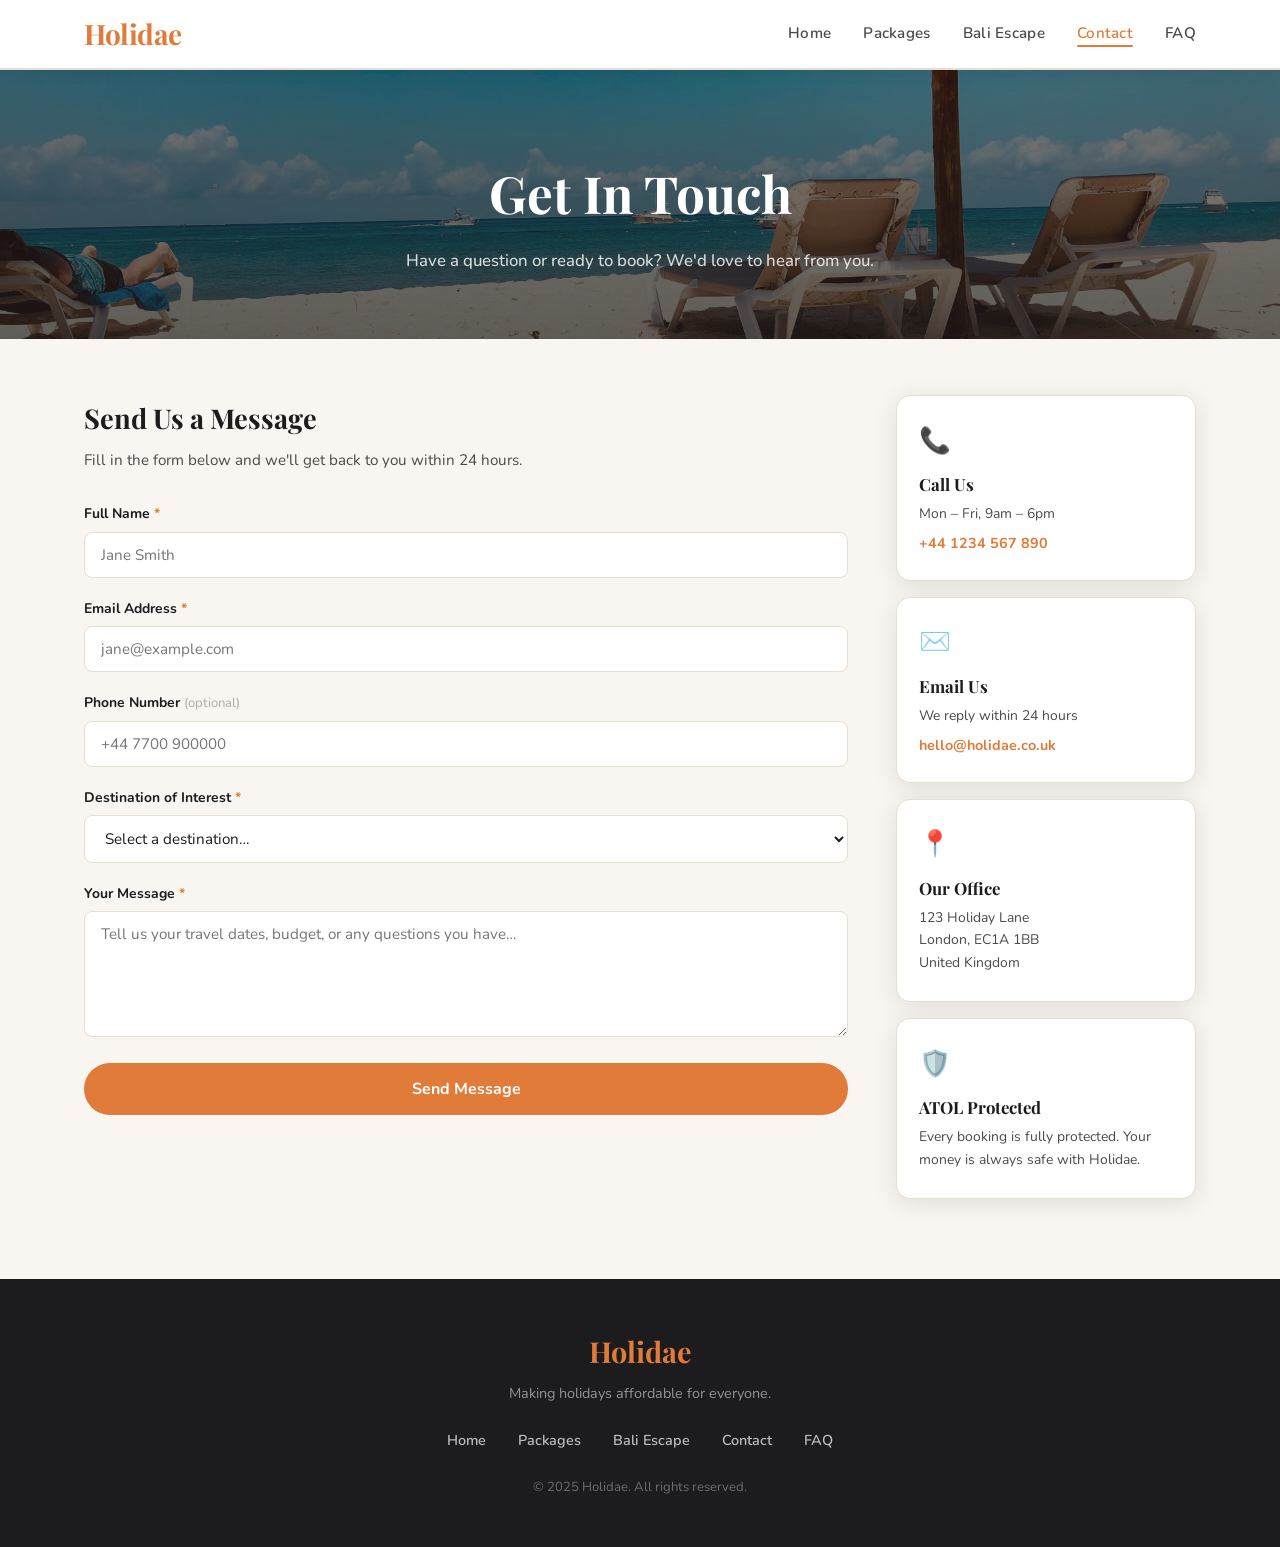
<file: pages/contact.html>
<!DOCTYPE html>
<html lang="en">
<head>
    <meta charset="UTF-8">
    <meta name="viewport" content="width=device-width, initial-scale=1.0">
    <meta name="description" content="Get in touch with Holidae — call, email or send a message and we'll help you plan your perfect holiday. We reply within 24 hours.">
    <title>Contact Us – Holidae</title>

    <!-- Favicon -->
    <link rel="icon" href="../favicon.svg" type="image/svg+xml">

    <!-- Open Graph -->
    <meta property="og:title" content="Contact Us – Holidae">
    <meta property="og:description" content="Have a question or ready to book? Get in touch and we'll help you plan your perfect holiday.">
    <meta property="og:type" content="website">
    <meta property="og:url" content="https://holidae.co.uk/pages/contact.html">
    <meta property="og:image" content="../images/hero-bg.jpg">
    <meta property="og:site_name" content="Holidae">

    <!-- Google Fonts -->
    <link rel="preconnect" href="https://fonts.googleapis.com">
    <link rel="preconnect" href="https://fonts.gstatic.com" crossorigin>
    <link href="https://fonts.googleapis.com/css2?family=Playfair+Display:wght@600;700&family=Nunito:wght@400;500;600;700&display=swap" rel="stylesheet">

    <link rel="stylesheet" href="../css/style.css">
    <link rel="stylesheet" href="../css/contact.css">
    <link rel="stylesheet" href="../css/animations.css">
    <link rel="stylesheet" href="../css/print.css" media="print">
</head>
<body>

    <!-- ========== HEADER ========== -->
    
    <!-- skip link for keyboard users -->
    <a href="#mainContent" class="skip-link">Skip to main content</a>

    <header class="site-header">
        <nav class="navbar" aria-label="Main navigation">
            <a href="../index.html" class="logo">
                <span class="logo-text">Holidae</span>
            </a>
            <ul class="nav-links">
                <li><a href="../index.html" class="nav-link">Home</a></li>
                <li><a href="packages.html" class="nav-link">Packages</a></li>
                <li><a href="bali.html" class="nav-link">Bali Escape</a></li>
                <li><a href="contact.html" class="nav-link active" aria-current="page">Contact</a></li>
                <li><a href="faq.html" class="nav-link">FAQ</a></li>
            </ul>
            <button class="hamburger" id="hamburger" aria-label="Open menu">
                <span></span><span></span><span></span>
            </button>
        </nav>
        <div class="mobile-menu" id="mobileMenu" aria-label="Mobile navigation">
            <ul>
                <li><a href="../index.html">Home</a></li>
                <li><a href="packages.html">Packages</a></li>
                <li><a href="bali.html">Bali Escape</a></li>
                <li><a href="contact.html">Contact</a></li>
                <li><a href="faq.html">FAQ</a></li>
            </ul>
        </div>
    </header>

    <!-- ========== PAGE HERO ========== -->
    <section class="contact-hero">
        <div class="contact-hero-content">
            <h1 class="contact-hero-title">Get In Touch</h1>
            <p class="contact-hero-sub">Have a question or ready to book? We'd love to hear from you.</p>
        </div>
    </section>

    <!-- ========== MAIN CONTENT ========== -->
    <main id="mainContent" class="contact-main">
        <div class="container">
            <div class="contact-layout">

                <!-- ===== LEFT: Contact Form ===== -->
                <div class="contact-form-wrap">
                    <h2>Send Us a Message</h2>
                    <p>Fill in the form below and we'll get back to you within 24 hours.</p>

                    <form class="contact-form" id="contactForm" novalidate>

                        <!-- Full name -->
                        <div class="form-group" id="group-name">
                            <label for="fullName">Full Name <span class="required">*</span></label>
                            <input
                                type="text"
                                id="fullName"
                                name="fullName"
                                placeholder="Jane Smith"
                                autocomplete="name">
                            <p class="field-error" id="error-name">Please enter your full name.</p>
                        </div>

                        <!-- Email -->
                        <div class="form-group" id="group-email">
                            <label for="email">Email Address <span class="required">*</span></label>
                            <input
                                type="email"
                                id="email"
                                name="email"
                                placeholder="jane@example.com"
                                autocomplete="email">
                            <p class="field-error" id="error-email">Please enter a valid email address.</p>
                        </div>

                        <!-- Phone (optional) -->
                        <div class="form-group">
                            <label for="phone">Phone Number <span class="optional">(optional)</span></label>
                            <input
                                type="tel"
                                id="phone"
                                name="phone"
                                placeholder="+44 7700 900000"
                                autocomplete="tel">
                        </div>

                        <!-- Destination of interest -->
                        <div class="form-group" id="group-destination">
                            <label for="destination">Destination of Interest <span class="required">*</span></label>
                            <select id="destination" name="destination">
                                <option value="">Select a destination…</option>
                                <option value="bali">Bali, Indonesia</option>
                                <option value="santorini">Santorini, Greece</option>
                                <option value="maldives">Maldives</option>
                                <option value="dubai">Dubai, UAE</option>
                                <option value="tokyo">Tokyo, Japan</option>
                                <option value="newyork">New York, USA</option>
                                <option value="other">Other / Not sure yet</option>
                            </select>
                            <p class="field-error" id="error-destination">Please select a destination.</p>
                        </div>

                        <!-- Message -->
                        <div class="form-group" id="group-message">
                            <label for="message">Your Message <span class="required">*</span></label>
                            <textarea
                                id="message"
                                name="message"
                                rows="5"
                                placeholder="Tell us your travel dates, budget, or any questions you have…"></textarea>
                            <p class="field-error" id="error-message">Please enter a message (at least 20 characters).</p>
                        </div>

                        <button type="submit" class="submit-btn" id="submitBtn">Send Message</button>

                        <div class="form-success" id="formSuccess">
                            🎉 Thanks! We've received your message and will be in touch within 24 hours.
                        </div>

                    </form>
                </div>

                <!-- ===== RIGHT: Contact Info ===== -->
                <aside class="contact-info">

                    <div class="info-card">
                        <span class="info-card-icon">📞</span>
                        <h3>Call Us</h3>
                        <p>Mon – Fri, 9am – 6pm</p>
                        <a href="tel:+441234567890">+44 1234 567 890</a>
                    </div>

                    <div class="info-card">
                        <span class="info-card-icon">✉️</span>
                        <h3>Email Us</h3>
                        <p>We reply within 24 hours</p>
                        <a href="mailto:hello@holidae.co.uk">hello@holidae.co.uk</a>
                    </div>

                    <div class="info-card">
                        <span class="info-card-icon">📍</span>
                        <h3>Our Office</h3>
                        <p>123 Holiday Lane<br>London, EC1A 1BB<br>United Kingdom</p>
                    </div>

                    <div class="info-card">
                        <span class="info-card-icon">🛡️</span>
                        <h3>ATOL Protected</h3>
                        <p>Every booking is fully protected. Your money is always safe with Holidae.</p>
                    </div>

                </aside>

            </div>
        </div>
    </main>

    <!-- ========== FOOTER ========== -->
    <footer class="site-footer">
        <div class="container">
            <p class="footer-logo">Holidae</p>
            <p class="footer-tagline">Making holidays affordable for everyone.</p>
            <nav class="footer-nav" aria-label="Footer navigation">
                <a href="../index.html">Home</a>
                <a href="packages.html">Packages</a>
                <a href="bali.html">Bali Escape</a>
                <a href="contact.html">Contact</a>
                <a href="faq.html">FAQ</a>
            </nav>
            <p class="footer-copy">&copy; 2025 Holidae. All rights reserved.</p>
        </div>
    </footer>

    <script src="../js/main.js"></script>
    <script src="../js/formvalidate.js"></script>
    <script src="../js/scroll-to-top.js"></script>

</body>
</html>
</file>
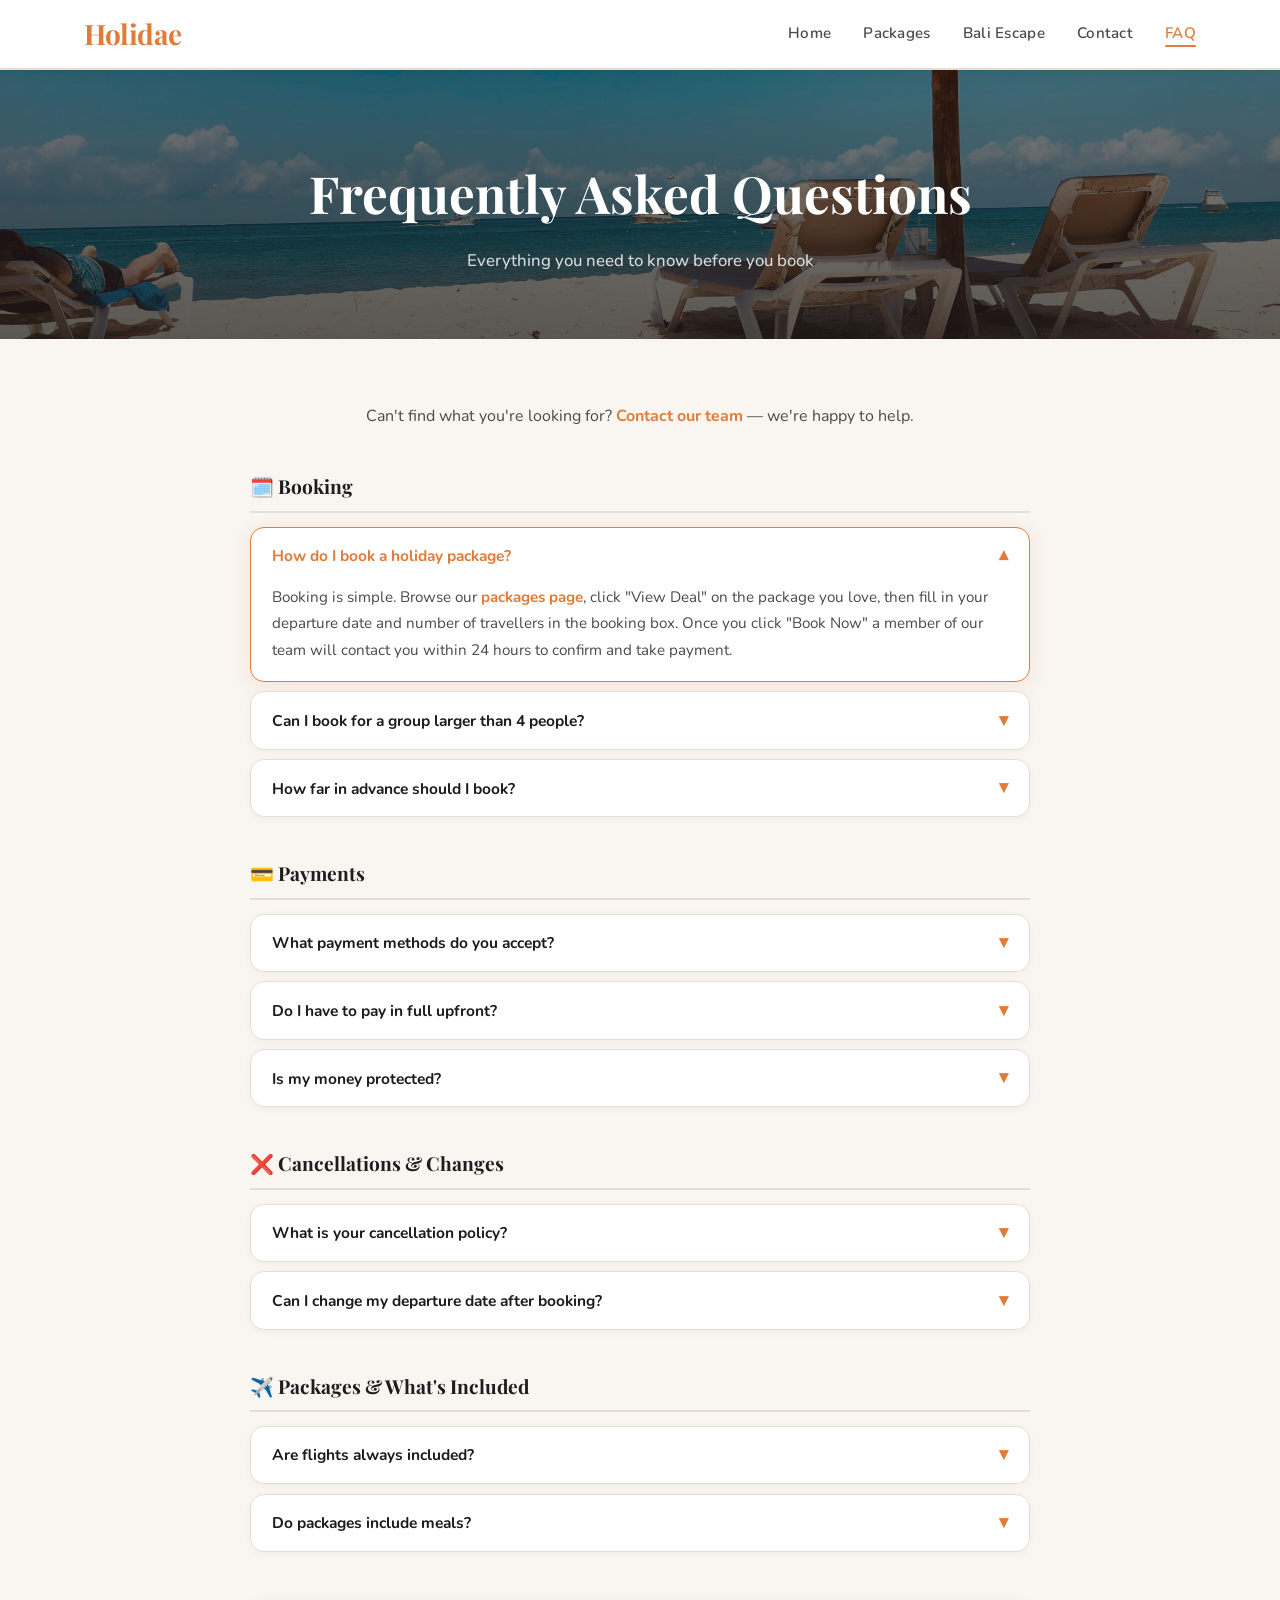
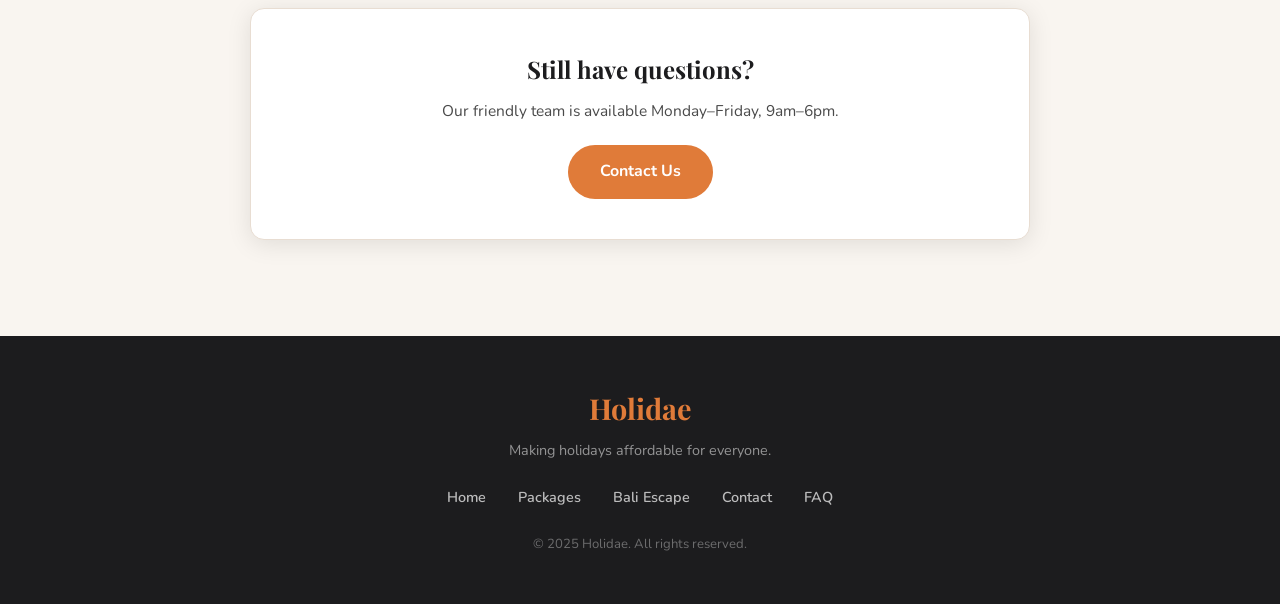
<file: pages/faq.html>
<!DOCTYPE html>
<html lang="en">
<head>
    <meta charset="UTF-8">
    <meta name="viewport" content="width=device-width, initial-scale=1.0">
    <meta name="description" content="Frequently asked questions about Holidae holiday packages — booking, payments, cancellations and more.">
    <title>FAQ – Holidae</title>

    <!-- Favicon -->
    <link rel="icon" href="../favicon.svg" type="image/svg+xml">

    <!-- Open Graph -->
    <meta property="og:title" content="FAQ – Holidae">
    <meta property="og:description" content="Everything you need to know before you book — cancellations, payments, what's included and more.">
    <meta property="og:type" content="website">
    <meta property="og:url" content="https://holidae.co.uk/pages/faq.html">
    <meta property="og:image" content="../images/hero-bg.jpg">
    <meta property="og:site_name" content="Holidae">

    <!-- Google Fonts -->
    <link rel="preconnect" href="https://fonts.googleapis.com">
    <link rel="preconnect" href="https://fonts.gstatic.com" crossorigin>
    <link href="https://fonts.googleapis.com/css2?family=Playfair+Display:wght@600;700&family=Nunito:wght@400;500;600;700&display=swap" rel="stylesheet">

    <!-- Stylesheets -->
    <link rel="stylesheet" href="../css/style.css">
    <link rel="stylesheet" href="../css/faq.css">
    <link rel="stylesheet" href="../css/animations.css">
    <link rel="stylesheet" href="../css/print.css" media="print">
</head>
<body>

    <!-- ========== HEADER / NAVIGATION ========== -->
    
    <!-- skip link for keyboard users -->
    <a href="#mainContent" class="skip-link">Skip to main content</a>

    <header class="site-header">
        <nav class="navbar" aria-label="Main navigation">
            <a href="../index.html" class="logo">
                <span class="logo-text">Holidae</span>
            </a>

            <ul class="nav-links">
                <li><a href="../index.html" class="nav-link">Home</a></li>
                <li><a href="packages.html" class="nav-link">Packages</a></li>
                <li><a href="bali.html" class="nav-link">Bali Escape</a></li>
                <li><a href="contact.html" class="nav-link">Contact</a></li>
                <li><a href="faq.html" class="nav-link active" aria-current="page">FAQ</a></li>
            </ul>

            <button class="hamburger" id="hamburger" aria-label="Open menu">
                <span></span>
                <span></span>
                <span></span>
            </button>
        </nav>

        <div class="mobile-menu" id="mobileMenu" aria-label="Mobile navigation">
            <ul>
                <li><a href="../index.html">Home</a></li>
                <li><a href="packages.html">Packages</a></li>
                <li><a href="bali.html">Bali Escape</a></li>
                <li><a href="contact.html">Contact</a></li>
                <li><a href="faq.html">FAQ</a></li>
            </ul>
        </div>
    </header>

    <!-- ========== HERO ========== -->
    <section class="faq-hero">
        <h1 class="faq-hero-title">Frequently Asked Questions</h1>
        <p class="faq-hero-sub">Everything you need to know before you book</p>
    </section>

    <!-- ========== MAIN FAQ CONTENT ========== -->
    <main id="mainContent" class="faq-main container">

        <p class="faq-intro">
            Can't find what you're looking for? <a href="contact.html" style="color:var(--clr-primary);font-weight:700;">Contact our team</a> — we're happy to help.
        </p>

        <!-- ===== GROUP 1: Booking ===== -->
        <section class="faq-group" aria-label="Booking questions">
            <h2 class="faq-group-title">🗓️ Booking</h2>

            <div class="faq-item">
                <button class="faq-question" aria-expanded="false">
                    How do I book a holiday package?
                    <span class="faq-icon" aria-hidden="true">▾</span>
                </button>
                <div class="faq-answer" role="region">
                    <div class="faq-answer-inner">
                        <p>Booking is simple. Browse our <a href="packages.html">packages page</a>, click "View Deal" on the package you love, then fill in your departure date and number of travellers in the booking box. Once you click "Book Now" a member of our team will contact you within 24 hours to confirm and take payment.</p>
                    </div>
                </div>
            </div>

            <div class="faq-item">
                <button class="faq-question" aria-expanded="false">
                    Can I book for a group larger than 4 people?
                    <span class="faq-icon" aria-hidden="true">▾</span>
                </button>
                <div class="faq-answer" role="region">
                    <div class="faq-answer-inner">
                        <p>Absolutely. Groups of 5 or more are welcome — please <a href="contact.html">contact us directly</a> so we can arrange the best rates and make sure rooms are available. We love group bookings!</p>
                    </div>
                </div>
            </div>

            <div class="faq-item">
                <button class="faq-question" aria-expanded="false">
                    How far in advance should I book?
                    <span class="faq-icon" aria-hidden="true">▾</span>
                </button>
                <div class="faq-answer" role="region">
                    <div class="faq-answer-inner">
                        <p>We recommend booking at least 8–12 weeks in advance to get the best prices and flight availability. That said, we sometimes have last-minute deals available — check our packages page or get in touch.</p>
                    </div>
                </div>
            </div>
        </section>

        <!-- ===== GROUP 2: Payments ===== -->
        <section class="faq-group" aria-label="Payment questions">
            <h2 class="faq-group-title">💳 Payments</h2>

            <div class="faq-item">
                <button class="faq-question" aria-expanded="false">
                    What payment methods do you accept?
                    <span class="faq-icon" aria-hidden="true">▾</span>
                </button>
                <div class="faq-answer" role="region">
                    <div class="faq-answer-inner">
                        <p>We accept all major credit and debit cards (Visa, Mastercard, American Express), as well as bank transfer. All online transactions are secured by 256-bit SSL encryption.</p>
                    </div>
                </div>
            </div>

            <div class="faq-item">
                <button class="faq-question" aria-expanded="false">
                    Do I have to pay in full upfront?
                    <span class="faq-icon" aria-hidden="true">▾</span>
                </button>
                <div class="faq-answer" role="region">
                    <div class="faq-answer-inner">
                        <p>Not at all. We ask for a 20% deposit at the time of booking to secure your package and flights. The remaining balance is due 10 weeks before your departure date. We'll send you a reminder well in advance.</p>
                    </div>
                </div>
            </div>

            <div class="faq-item">
                <button class="faq-question" aria-expanded="false">
                    Is my money protected?
                    <span class="faq-icon" aria-hidden="true">▾</span>
                </button>
                <div class="faq-answer" role="region">
                    <div class="faq-answer-inner">
                        <p>Yes — every Holidae booking is fully <strong>ATOL protected</strong>. This means if anything happens to us as a company, the Civil Aviation Authority will ensure you receive a full refund or that your holiday is completed as planned. You'll receive an ATOL certificate at the time of booking.</p>
                    </div>
                </div>
            </div>
        </section>

        <!-- ===== GROUP 3: Cancellations ===== -->
        <section class="faq-group" aria-label="Cancellation questions">
            <h2 class="faq-group-title">❌ Cancellations &amp; Changes</h2>

            <div class="faq-item">
                <button class="faq-question" aria-expanded="false">
                    What is your cancellation policy?
                    <span class="faq-icon" aria-hidden="true">▾</span>
                </button>
                <div class="faq-answer" role="region">
                    <div class="faq-answer-inner">
                        <p>Cancellations made more than 10 weeks before departure receive a full refund of the deposit. Between 10–4 weeks you'll receive 50% of the total package cost back. Cancellations within 4 weeks of departure are non-refundable, though we strongly recommend travel insurance to cover this.</p>
                    </div>
                </div>
            </div>

            <div class="faq-item">
                <button class="faq-question" aria-expanded="false">
                    Can I change my departure date after booking?
                    <span class="faq-icon" aria-hidden="true">▾</span>
                </button>
                <div class="faq-answer" role="region">
                    <div class="faq-answer-inner">
                        <p>Date changes are subject to flight and hotel availability. A £50 admin fee applies per change. Please <a href="contact.html">contact us</a> as soon as possible if you need to amend your booking — earlier is always easier.</p>
                    </div>
                </div>
            </div>
        </section>

        <!-- ===== GROUP 4: Packages ===== -->
        <section class="faq-group" aria-label="Package questions">
            <h2 class="faq-group-title">✈️ Packages &amp; What's Included</h2>

            <div class="faq-item">
                <button class="faq-question" aria-expanded="false">
                    Are flights always included?
                    <span class="faq-icon" aria-hidden="true">▾</span>
                </button>
                <div class="faq-answer" role="region">
                    <div class="faq-answer-inner">
                        <p>All of our current packages include return flights from London Heathrow unless stated otherwise on the package page. If you are travelling from a different departure airport, <a href="contact.html">get in touch</a> and we'll do our best to arrange alternatives.</p>
                    </div>
                </div>
            </div>

            <div class="faq-item">
                <button class="faq-question" aria-expanded="false">
                    Do packages include meals?
                    <span class="faq-icon" aria-hidden="true">▾</span>
                </button>
                <div class="faq-answer" role="region">
                    <div class="faq-answer-inner">
                        <p>It depends on the package. Our Bali Escape includes daily breakfast for two. The Maldives Luxury package is fully all-inclusive. Always check the "What's Included" section on each package page for the exact details.</p>
                    </div>
                </div>
            </div>
        </section>

        <!-- ===== CTA ===== -->
        <div class="faq-cta">
            <h2>Still have questions?</h2>
            <p>Our friendly team is available Monday–Friday, 9am–6pm.</p>
            <a href="contact.html" class="card-btn">Contact Us</a>
        </div>

    </main>

    <!-- ========== FOOTER ========== -->
    <footer class="site-footer">
        <div class="container">
            <p class="footer-logo">Holidae</p>
            <p class="footer-tagline">Making holidays affordable for everyone.</p>
            <nav class="footer-nav" aria-label="Footer navigation">
                <a href="../index.html">Home</a>
                <a href="packages.html">Packages</a>
                <a href="bali.html">Bali Escape</a>
                <a href="contact.html">Contact</a>
                <a href="faq.html">FAQ</a>
            </nav>
            <p class="footer-copy">&copy; 2025 Holidae. All rights reserved.</p>
        </div>
    </footer>

    <script src="../js/main.js"></script>
    <script src="../js/faq.js"></script>
    <script src="../js/scroll-to-top.js"></script>

</body>
</html>
</file>
<file: css/style.css>
/* css variables */

:root {
    --clr-primary:    #e07b39;
    --clr-primary-dk: #c45e1e;
    --clr-accent:     #1a6b72;
    --clr-dark:       #1c1c1e;
    --clr-mid:        #4a4a4a;
    --clr-light:      #f9f5f0;
    --clr-white:      #ffffff;
    --clr-border:     #e8ddd2;

    --ff-display: 'Playfair Display', serif;
    --ff-body:    'Nunito', sans-serif;

    --shadow-card: 0 4px 24px rgba(0,0,0,0.10);
    --shadow-hover: 0 12px 40px rgba(0,0,0,0.16);
    --radius:     14px;
    --transition: 0.3s ease;
}

*, *::before, *::after {
    box-sizing: border-box;
    margin: 0;
    padding: 0;
}

html {
    scroll-behavior: smooth;
}

body {
    font-family: var(--ff-body);
    background-color: var(--clr-light);
    color: var(--clr-mid);
    line-height: 1.7;
    font-size: 1rem;
}

img {
    display: block;
    max-width: 100%;
}

a {
    text-decoration: none;
    color: inherit;
}

ul {
    list-style: none;
}

.container {
    max-width: 1160px;
    margin: 0 auto;
    padding: 0 1.5rem;
}

/* skip link - hidden until tabbed to */
.skip-link {
    position: absolute;
    top: -100px;
    left: 1rem;
    background: var(--clr-primary);
    color: #fff;
    padding: 0.6rem 1.2rem;
    border-radius: 0 0 8px 8px;
    font-weight: 700;
    font-size: 0.9rem;
    z-index: 9999;
    transition: top 0.2s ease;
}

.skip-link:focus {
    top: 0;
}

/* header */

.site-header {
    position: sticky;
    top: 0;
    z-index: 100;
    background: rgba(255,255,255,0.95);
    backdrop-filter: blur(10px);
    border-bottom: 1px solid var(--clr-border);
    box-shadow: 0 2px 16px rgba(0,0,0,0.06);
}

.navbar {
    display: flex;
    align-items: center;
    justify-content: space-between;
    max-width: 1160px;
    margin: 0 auto;
    padding: 0 1.5rem;
    height: 68px;
}

.logo {
    display: flex;
    align-items: center;
    gap: 0.4rem;
}

.logo-text {
    font-family: var(--ff-display);
    font-size: 1.75rem;
    font-weight: 700;
    color: var(--clr-primary);
    letter-spacing: -0.5px;
}

.nav-links {
    display: flex;
    gap: 2rem;
    align-items: center;
}

.nav-link {
    font-family: var(--ff-body);
    font-weight: 600;
    font-size: 0.95rem;
    color: var(--clr-mid);
    letter-spacing: 0.3px;
    transition: color var(--transition);
    position: relative;
    padding-bottom: 2px;
}

.nav-link::after {
    content: '';
    position: absolute;
    bottom: -2px;
    left: 0;
    width: 0;
    height: 2px;
    background: var(--clr-primary);
    border-radius: 2px;
    transition: width var(--transition);
}

.nav-link:hover,
.nav-link.active {
    color: var(--clr-primary);
}

.nav-link:hover::after,
.nav-link.active::after {
    width: 100%;
}

/* hamburger - mobile only */
.hamburger {
    display: none;
    flex-direction: column;
    justify-content: center;
    align-items: center;
    gap: 5px;
    background: none;
    border: none;
    cursor: pointer;
    padding: 6px;
    border-radius: 6px;
}

.hamburger span {
    display: block;
    width: 24px;
    height: 2px;
    background: var(--clr-dark);
    border-radius: 2px;
    transition: var(--transition);
}

.hamburger.open span:nth-child(1) {
    transform: translateY(7px) rotate(45deg);
}
.hamburger.open span:nth-child(2) {
    opacity: 0;
    transform: scaleX(0);
}
.hamburger.open span:nth-child(3) {
    transform: translateY(-7px) rotate(-45deg);
}

.mobile-menu {
    background: var(--clr-white);
    border-top: 1px solid var(--clr-border);
    max-height: 0;
    overflow: hidden;
    padding: 0 1.5rem;
    transition: max-height 0.35s ease, padding 0.35s ease;
}

.mobile-menu.open {
    max-height: 400px;
    padding: 1rem 1.5rem;
}

.mobile-menu ul {
    display: flex;
    flex-direction: column;
    gap: 0.75rem;
}

.mobile-menu ul a {
    font-weight: 600;
    font-size: 1rem;
    color: var(--clr-dark);
    display: block;
    padding: 0.4rem 0;
    border-bottom: 1px solid var(--clr-border);
    transition: color var(--transition);
}

.mobile-menu ul a:hover {
    color: var(--clr-primary);
}

/* hero */

.hero {
    position: relative;
    min-height: 92vh;
    display: flex;
    align-items: center;
    justify-content: center;
    text-align: center;
    background-image:
        linear-gradient(
            to bottom,
            rgba(28, 28, 30, 0.45) 0%,
            rgba(28, 28, 30, 0.65) 100%
        ),
        url('../images/hero-bg.jpg');
    background-size: cover;
    background-position: center;
    background-attachment: fixed;
    overflow: hidden;
}

/* faded bottom edge */
.hero::after {
    content: '';
    position: absolute;
    bottom: 0;
    left: 0;
    right: 0;
    height: 120px;
    background: linear-gradient(to bottom, transparent, var(--clr-light));
    pointer-events: none;
}

.hero-content {
    position: relative;
    z-index: 1;
    max-width: 740px;
    padding: 0 1.5rem;
    animation: fadeUp 0.9s ease both;
}

@keyframes fadeUp {
    from { opacity: 0; transform: translateY(30px); }
    to   { opacity: 1; transform: translateY(0); }
}

.hero-title {
    font-family: var(--ff-display);
    font-size: clamp(2.4rem, 6vw, 4.2rem);
    font-weight: 700;
    color: var(--clr-white);
    line-height: 1.15;
    margin-bottom: 1rem;
    text-shadow: 0 2px 20px rgba(0,0,0,0.3);
}

.hero-subtitle {
    font-size: clamp(1rem, 2.5vw, 1.2rem);
    color: rgba(255,255,255,0.88);
    margin-bottom: 2.2rem;
    font-weight: 500;
}

.search-bar {
    display: flex;
    background: var(--clr-white);
    border-radius: 50px;
    overflow: hidden;
    box-shadow: 0 8px 40px rgba(0,0,0,0.25);
    max-width: 560px;
    margin: 0 auto;
    transition: box-shadow var(--transition);
}

.search-bar:focus-within {
    box-shadow: 0 8px 40px rgba(0,0,0,0.35);
}

.search-input {
    flex: 1;
    border: none;
    outline: none;
    padding: 1rem 1.5rem;
    font-family: var(--ff-body);
    font-size: 1rem;
    color: var(--clr-dark);
    background: transparent;
}

.search-input::placeholder {
    color: #aaa;
}

.search-btn {
    background: var(--clr-primary);
    color: var(--clr-white);
    border: none;
    padding: 1rem 1.8rem;
    font-family: var(--ff-body);
    font-size: 1rem;
    font-weight: 700;
    cursor: pointer;
    border-radius: 0 50px 50px 0;
    transition: background var(--transition);
    white-space: nowrap;
}

.search-btn:hover {
    background: var(--clr-primary-dk);
}

/* featured packages */

.featured-packages {
    padding: 5rem 0 4rem;
}

.section-title {
    font-family: var(--ff-display);
    font-size: clamp(1.6rem, 4vw, 2.6rem);
    color: var(--clr-dark);
    text-align: center;
    margin-bottom: 0.5rem;
}

.section-subtitle {
    text-align: center;
    color: var(--clr-mid);
    font-size: clamp(0.95rem, 2vw, 1.05rem);
    margin-bottom: 3rem;
    font-weight: 500;
}

.cards-grid {
    display: grid;
    grid-template-columns: repeat(3, 1fr);
    gap: 2rem;
}

.package-card {
    background: var(--clr-white);
    border-radius: var(--radius);
    overflow: hidden;
    box-shadow: var(--shadow-card);
    transition: transform var(--transition), box-shadow var(--transition);
    display: flex;
    flex-direction: column;
}

.package-card:hover {
    transform: translateY(-6px);
    box-shadow: var(--shadow-hover);
}

.card-img-wrap {
    position: relative;
    height: 210px;
    overflow: hidden;
}

.card-img {
    width: 100%;
    height: 100%;
    object-fit: cover;
    transition: transform 0.5s ease;
}

.package-card:hover .card-img {
    transform: scale(1.06);
}

.card-body {
    padding: 1.4rem;
    display: flex;
    flex-direction: column;
    flex: 1;
}

.card-title {
    font-family: var(--ff-display);
    font-size: clamp(1.1rem, 2.5vw, 1.3rem);
    color: var(--clr-dark);
    margin-bottom: 0.25rem;
}

.card-location {
    font-size: 0.88rem;
    color: var(--clr-accent);
    font-weight: 600;
    margin-bottom: 0.6rem;
    letter-spacing: 0.3px;
}

.card-desc {
    font-size: 0.93rem;
    color: var(--clr-mid);
    line-height: 1.6;
    flex: 1;
    margin-bottom: 1.2rem;
}

.card-footer {
    display: flex;
    align-items: center;
    justify-content: space-between;
    border-top: 1px solid var(--clr-border);
    padding-top: 1rem;
}

.card-price {
    font-size: 0.9rem;
    color: var(--clr-mid);
}

.card-price strong {
    font-size: 1.2rem;
    color: var(--clr-dark);
    font-weight: 700;
}

.card-btn {
    background: var(--clr-primary);
    color: var(--clr-white);
    padding: 0.55rem 1.2rem;
    border-radius: 50px;
    font-weight: 700;
    font-size: 0.88rem;
    transition: background var(--transition), transform var(--transition);
    white-space: nowrap;
}

.card-btn:hover {
    background: var(--clr-primary-dk);
    transform: scale(1.04);
}

/* video section */

.video-feature {
    padding: 5rem 0;
    background: var(--clr-dark);
}

.video-feature .section-title {
    color: var(--clr-white);
}

.video-feature .section-subtitle {
    color: rgba(255, 255, 255, 0.72);
}

/* 16:9 wrapper */
.video-feature-wrap {
    position: relative;
    aspect-ratio: 16 / 9;
    max-width: 860px;
    margin: 0 auto;
    border-radius: var(--radius);
    overflow: hidden;
    background: #000;
    box-shadow: 0 20px 60px rgba(0, 0, 0, 0.55);
}

.video-feature-wrap iframe {
    position: absolute;
    top: 0;
    left: 0;
    width: 100%;
    height: 100%;
    border: none;
}

/* why us */

.why-us {
    background: var(--clr-white);
    padding: 5rem 0;
    border-top: 1px solid var(--clr-border);
    border-bottom: 1px solid var(--clr-border);
}

.reasons-grid {
    display: grid;
    grid-template-columns: repeat(3, 1fr);
    gap: 2.5rem;
    margin-top: 3rem;
    text-align: center;
}

.reason {
    padding: 2rem;
    border-radius: var(--radius);
    background: var(--clr-light);
    border: 1px solid var(--clr-border);
    transition: transform var(--transition), box-shadow var(--transition);
}

.reason:hover {
    transform: translateY(-4px);
    box-shadow: var(--shadow-card);
}

.reason-icon {
    font-size: 2.4rem;
    display: block;
    margin-bottom: 1rem;
}

.reason h3 {
    font-family: var(--ff-display);
    font-size: 1.2rem;
    color: var(--clr-dark);
    margin-bottom: 0.6rem;
}

.reason p {
    font-size: 0.93rem;
    color: var(--clr-mid);
    line-height: 1.65;
}

/* footer */

.site-footer {
    background: var(--clr-dark);
    color: rgba(255,255,255,0.7);
    text-align: center;
    padding: 3rem 1.5rem;
}

.footer-logo {
    font-family: var(--ff-display);
    font-size: clamp(1.4rem, 4vw, 1.8rem);
    color: var(--clr-primary);
    font-weight: 700;
    margin-bottom: 0.3rem;
}

.footer-tagline {
    font-size: 0.9rem;
    margin-bottom: 1.4rem;
    opacity: 0.75;
}

.footer-nav {
    display: flex;
    justify-content: center;
    gap: 2rem;
    margin-bottom: 1.5rem;
}

.footer-nav a {
    font-size: 0.9rem;
    font-weight: 600;
    color: rgba(255,255,255,0.7);
    transition: color var(--transition);
}

.footer-nav a:hover {
    color: var(--clr-primary);
}

.footer-copy {
    font-size: 0.82rem;
    opacity: 0.5;
}

/* responsive */

@media (max-width: 900px) {
    .cards-grid {
        grid-template-columns: repeat(2, 1fr);
    }

    .reasons-grid {
        grid-template-columns: repeat(2, 1fr);
    }
}

@media (max-width: 768px) {
    .nav-links {
        display: none;
    }

    .hamburger {
        display: flex;
    }

    .featured-packages { padding: 3.5rem 0 3rem; }
    .why-us { padding: 3.5rem 0; }
    .video-feature { padding: 3.5rem 0; }
    .reasons-grid { gap: 1.5rem; }
}

@media (max-width: 640px) {
    .cards-grid {
        grid-template-columns: 1fr;
    }

    .reasons-grid {
        grid-template-columns: 1fr;
    }

    .hero {
        background-attachment: scroll;
        min-height: 80vh;
    }

    .search-bar {
        flex-direction: column;
        border-radius: var(--radius);
    }

    .search-btn {
        border-radius: 0 0 var(--radius) var(--radius);
    }

    .footer-nav {
        flex-direction: column;
        gap: 0.75rem;
    }

    .card-btn {
        padding: 0.75rem 1.4rem;
        min-height: 44px;
        display: inline-flex;
        align-items: center;
        justify-content: center;
    }

    .search-btn {
        min-height: 44px;
    }

    .mobile-menu ul a {
        padding: 0.75rem 0;
        min-height: 44px;
        display: flex;
        align-items: center;
    }
}

/* focus rings for keyboard nav */
*:focus-visible {
    outline: 3px solid var(--clr-primary);
    outline-offset: 3px;
    border-radius: 4px;
}

a:focus-visible,
button:focus-visible {
    outline: 3px solid var(--clr-primary);
    outline-offset: 2px;
    border-radius: 4px;
}

@media (max-width: 360px) {
    .hero-title {
        font-size: 1.8rem;
    }

    .booking-box {
        padding: 1.2rem;
    }

    .info-item {
        font-size: 0.78rem;
        padding: 0.35rem 0.65rem;
    }

    .logo-text {
        font-size: 1.3rem;
    }
}

form.search-bar {
    margin: 0;
}
</file>
<file: css/contact.css>
/* ================================================
   contact.css
   Styles specific to pages/contact.html
   ================================================ */

/* ---------- 1. Hero ---------- */

.contact-hero {
    background:
        linear-gradient(
            to bottom,
            rgba(28, 28, 30, 0.55),
            rgba(28, 28, 30, 0.70)
        ),
        url('../images/hero-bg.jpg');
    background-size: cover;
    background-position: center;
    padding: 5rem 1.5rem 4rem;
    text-align: center;
}

.contact-hero-title {
    font-family: var(--ff-display);
    font-size: clamp(2rem, 5vw, 3.2rem);
    color: #fff;
    margin-bottom: 0.6rem;
}

.contact-hero-sub {
    color: rgba(255, 255, 255, 0.82);
    font-size: 1.05rem;
    font-weight: 500;
}

/* ---------- 2. Main Layout ---------- */

.contact-main {
    padding: 3.5rem 0 5rem;
}

/* two-column: form left, info right */
.contact-layout {
    display: grid;
    grid-template-columns: 1fr 300px;
    gap: 3rem;
    align-items: start;
}

/* ---------- 3. Form Section ---------- */

.contact-form-wrap h2 {
    font-family: var(--ff-display);
    font-size: 1.7rem;
    color: var(--clr-dark);
    margin-bottom: 0.4rem;
}

.contact-form-wrap > p {
    color: var(--clr-mid);
    font-size: 0.95rem;
    margin-bottom: 1.8rem;
}

.contact-form {
    display: flex;
    flex-direction: column;
    gap: 1.2rem;
}

/* Individual field group */
.form-group {
    display: flex;
    flex-direction: column;
    gap: 0.35rem;
}

.form-group label {
    font-size: 0.87rem;
    font-weight: 700;
    color: var(--clr-dark);
}

.required {
    color: var(--clr-primary);
}

.optional {
    color: #aaa;
    font-weight: 400;
    font-size: 0.82rem;
}

/* Text inputs, email, tel, select, textarea */
.contact-form input,
.contact-form select,
.contact-form textarea {
    width: 100%;
    padding: 0.75rem 1rem;
    border: 1.5px solid var(--clr-border);
    border-radius: 8px;
    font-family: var(--ff-body);
    font-size: 0.95rem;
    color: var(--clr-dark);
    background: var(--clr-white);
    transition: border-color var(--transition), box-shadow var(--transition);
    resize: vertical;
}

.contact-form input:focus,
.contact-form select:focus,
.contact-form textarea:focus {
    outline: none;
    border-color: var(--clr-primary);
    box-shadow: 0 0 0 3px rgba(224, 123, 57, 0.15);
}

/* Error state — added by JS */
.form-group.error input,
.form-group.error select,
.form-group.error textarea {
    border-color: #e53935;
}

/* Inline error message */
.field-error {
    display: none;
    font-size: 0.8rem;
    color: #e53935;
    font-weight: 600;
}

/* shown by JS when field is invalid */
.form-group.error .field-error {
    display: block;
}

/* Submit button */
.submit-btn {
    background: var(--clr-primary);
    color: #fff;
    border: none;
    padding: 0.95rem;
    border-radius: 50px;
    font-family: var(--ff-body);
    font-size: clamp(0.95rem, 2vw, 1rem);
    font-weight: 700;
    cursor: pointer;
    transition: background var(--transition), transform var(--transition);
    width: 100%;
    margin-top: 0.4rem;
    min-height: 44px; /* accessible touch target */
}

.submit-btn:hover {
    background: var(--clr-primary-dk);
    transform: scale(1.02);
}

/* Success message */
.form-success {
    display: none;
    background: #e8f5e9;
    border: 1px solid #a5d6a7;
    color: #2e7d32;
    border-radius: 8px;
    padding: 1rem;
    font-size: 0.95rem;
    font-weight: 600;
    text-align: center;
}

/* ---------- 4. Contact Info Cards ---------- */

.contact-info {
    display: flex;
    flex-direction: column;
    gap: 1rem;
}

.info-card {
    background: var(--clr-white);
    border: 1px solid var(--clr-border);
    border-radius: var(--radius);
    padding: 1.4rem;
    box-shadow: var(--shadow-card);
    transition: transform var(--transition);
}

.info-card:hover {
    transform: translateY(-3px);
}

.info-card-icon {
    font-size: 1.6rem;
    display: block;
    margin-bottom: 0.5rem;
}

.info-card h3 {
    font-family: var(--ff-display);
    font-size: 1.05rem;
    color: var(--clr-dark);
    margin-bottom: 0.3rem;
}

.info-card p {
    font-size: 0.87rem;
    color: var(--clr-mid);
    line-height: 1.6;
    margin-bottom: 0.3rem;
}

.info-card a {
    color: var(--clr-primary);
    font-weight: 700;
    font-size: 0.9rem;
    transition: color var(--transition);
}

.info-card a:hover {
    color: var(--clr-primary-dk);
}

/* ---------- 5. Responsive ---------- */

@media (max-width: 860px) {
    .contact-layout {
        grid-template-columns: 1fr;
    }

    .contact-info {
        flex-direction: row;
        flex-wrap: wrap;
    }

    .info-card {
        flex: 1;
        min-width: 200px;
    }
}

@media (max-width: 768px) {
    .contact-hero {
        padding: 3.5rem 1.5rem 3rem;
    }

    .contact-main {
        padding: 2.5rem 0 4rem;
    }

    .contact-form-wrap h2 {
        font-size: 1.4rem;
    }
}

@media (max-width: 500px) {
    .contact-info {
        flex-direction: column;
    }
}
</file>
<file: css/animations.css>
/* ================================================
   animations.css
   Scroll fade-in animations for cards and sections
   Link this in index.html, packages.html, bali.html
   ================================================ */

/* ---------- 1. Base hidden state ---------- */

/* Elements start invisible and slightly below position */
.fade-in {
    opacity: 0;
    transform: translateY(28px);
    transition: opacity 0.6s ease, transform 0.6s ease;
}

/* When JS adds .visible, they animate in */
.fade-in.visible {
    opacity: 1;
    transform: translateY(0);
}

/* ---------- 2. Staggered delay for grid children ---------- */

/* Each card in a grid gets a slightly later delay */
.fade-in:nth-child(1) { transition-delay: 0.05s; }
.fade-in:nth-child(2) { transition-delay: 0.15s; }
.fade-in:nth-child(3) { transition-delay: 0.25s; }
.fade-in:nth-child(4) { transition-delay: 0.10s; }
.fade-in:nth-child(5) { transition-delay: 0.20s; }
.fade-in:nth-child(6) { transition-delay: 0.30s; }

/* ---------- 3. Scroll-to-top button ---------- */

.scroll-top-btn {
    position: fixed;
    bottom: 2rem;
    right: 2rem;
    background: var(--clr-primary);
    color: #fff;
    border: none;
    border-radius: 50%;
    width: 46px;
    height: 46px;
    font-size: 1.3rem;
    cursor: pointer;
    box-shadow: 0 4px 16px rgba(0,0,0,0.20);
    opacity: 0;
    transform: translateY(16px);
    transition: opacity 0.3s ease, transform 0.3s ease, background 0.3s ease;
    z-index: 200;
    pointer-events: none;
}

.scroll-top-btn.show {
    opacity: 1;
    transform: translateY(0);
    pointer-events: auto;
}

.scroll-top-btn:hover {
    background: var(--clr-primary-dk);
}
</file>
<file: css/print.css>
/* ================================================
   Holidae – print.css
   Clean print styles — hides chrome, keeps content
   Link with media="print" so it only loads when printing
   ================================================ */

@media print {

    /* --- Hide everything that doesn't belong on paper --- */

    .site-header,
    .mobile-menu,
    .hamburger,
    .scroll-top-btn,
    .video-feature,
    .video-feature-wrap,
    .video-play-overlay,
    .filter-section,
    .lightbox-overlay,
    .book-btn,
    .submit-btn,
    .filter-btn,
    .card-btn,
    .search-bar,
    .footer-nav {
        display: none !important;
    }

    /* --- Base reset for print --- */

    *,
    *::before,
    *::after {
        box-shadow: none !important;
        text-shadow: none !important;
        /* remove transitions so pages don't flicker */
        transition: none !important;
        animation: none !important;
    }

    body {
        font-size: 12pt;
        line-height: 1.5;
        color: #000;
        background: #fff;
        font-family: Georgia, 'Times New Roman', serif;
    }

    /* --- Make sure links show their URL --- */

    a[href]::after {
        content: ' (' attr(href) ')';
        font-size: 0.8em;
        color: #555;
    }

    /* but skip anchors and javascript: hrefs */
    a[href^="#"]::after,
    a[href^="javascript:"]::after {
        content: '';
    }

    /* --- Layout adjustments --- */

    .container {
        max-width: 100%;
        padding: 0;
    }

    /* cards go single column on paper */
    .cards-grid,
    .packages-grid,
    .testimonials-grid,
    .reasons-grid {
        grid-template-columns: 1fr !important;
        gap: 1rem !important;
    }

    /* two-column layouts collapse too */
    .package-layout,
    .contact-layout {
        grid-template-columns: 1fr !important;
    }

    /* booking box doesn't need to be sticky when printing */
    .booking-box {
        position: static !important;
        border: 1px solid #ccc;
        break-inside: avoid;
    }

    /* keep cards together — don't split across pages */
    .package-card,
    .faq-item,
    .info-card {
        break-inside: avoid;
        page-break-inside: avoid; /* older browsers */
    }

    /* hero sections: strip the background image, just print the text */
    .hero,
    .package-hero,
    .page-hero,
    .faq-hero,
    .contact-hero {
        background-image: none !important;
        background-color: #f5f5f5 !important;
        color: #000 !important;
        padding: 1.5rem 0 !important;
        min-height: auto !important;
    }

    .hero-title,
    .package-hero-title,
    .page-hero-title,
    .faq-hero-title,
    .contact-hero-title {
        color: #000 !important;
        font-size: 20pt !important;
    }

    .hero-subtitle,
    .package-hero-sub,
    .page-hero-sub,
    .faq-hero-sub,
    .contact-hero-sub {
        color: #333 !important;
    }

    /* testimonials: light background instead of dark */
    .testimonials {
        background: #f5f5f5 !important;
    }

    .testimonials .section-title,
    .testimonials .section-subtitle,
    .testimonial-quote,
    .testimonial-name,
    .trust-bar p {
        color: #000 !important;
    }

    /* gallery thumbs not needed on paper */
    .gallery-thumbs {
        display: none;
    }

    /* main gallery image: fill the width but not too tall */
    .gallery-main {
        height: 200px;
        break-inside: avoid;
    }

    /* footer: just show the brand name and copyright */
    .site-footer {
        background: none !important;
        color: #000 !important;
        border-top: 1px solid #ccc;
        padding: 1rem 0 !important;
        text-align: center;
    }

    .footer-logo {
        color: #000 !important;
    }

    /* --- FAQ accordion: show all answers expanded --- */

    /* max-height is normally set by JS; on print we want everything visible */
    .faq-answer {
        max-height: none !important;
        overflow: visible !important;
    }

    .faq-icon {
        display: none; /* chevron icon pointless on print */
    }

    /* --- fade-in animations: everything should be visible --- */

    .fade-in {
        opacity: 1 !important;
        transform: none !important;
    }

    /* --- Page margins --- */

    @page {
        margin: 1.5cm;
    }

}
</file>
<file: css/faq.css>
/* ================================================
   Holidae – faq.css
   FAQ accordion styles — used in pages/faq.html
   Day 7 addition
   ================================================ */

/* ---------- 1. Page Hero ---------- */

/* Reuses the same hero pattern as packages.html for consistency */
.faq-hero {
    background:
        linear-gradient(
            to bottom,
            rgba(28, 28, 30, 0.55),
            rgba(28, 28, 30, 0.72)
        ),
        url('../images/hero-bg.jpg');
    background-size: cover;
    background-position: center;
    padding: 5rem 1.5rem 4rem;
    text-align: center;
}

.faq-hero-title {
    font-family: var(--ff-display);
    font-size: clamp(2rem, 5vw, 3.2rem);
    color: #fff;
    margin-bottom: 0.6rem;
}

.faq-hero-sub {
    color: rgba(255, 255, 255, 0.82);
    font-size: 1.05rem;
    font-weight: 500;
}

/* ---------- 2. Main Content Area ---------- */

.faq-main {
    padding: 4rem 0 6rem;
    max-width: 780px; /* narrow max-width keeps long answers readable */
    margin: 0 auto;
}

.faq-intro {
    font-size: 1rem;
    color: var(--clr-mid);
    margin-bottom: 2.5rem;
    text-align: center;
}

/* ---------- 3. Category Groups ---------- */

/* Each group has a heading + a set of accordion items */
.faq-group {
    margin-bottom: 2.5rem;
}

.faq-group-title {
    font-family: var(--ff-display);
    font-size: 1.2rem;
    color: var(--clr-dark);
    margin-bottom: 0.85rem;
    padding-bottom: 0.5rem;
    border-bottom: 2px solid var(--clr-border);
    display: flex;
    align-items: center;
    gap: 0.5rem;
}

/* ---------- 4. Accordion Item ---------- */

.faq-item {
    border: 1px solid var(--clr-border);
    border-radius: var(--radius);
    background: var(--clr-white);
    margin-bottom: 0.6rem;
    overflow: hidden;
    box-shadow: 0 2px 8px rgba(0, 0, 0, 0.04);
    transition: box-shadow var(--transition);
}

.faq-item:hover {
    box-shadow: var(--shadow-card);
}

/* Active state — open item gets an orange left border accent */
.faq-item.active {
    border-color: var(--clr-primary);
    box-shadow: 0 4px 20px rgba(224, 123, 57, 0.12);
}

/* ---------- 5. Accordion Button (Question Row) ---------- */

/* <button> element for full keyboard and screen-reader accessibility */
.faq-question {
    width: 100%;
    display: flex;
    align-items: center;
    justify-content: space-between;
    gap: 1rem;
    padding: 1.1rem 1.3rem;
    background: none;
    border: none;
    font-family: var(--ff-body);
    font-size: 0.97rem;
    font-weight: 700;
    color: var(--clr-dark);
    cursor: pointer;
    text-align: left;
    transition: color var(--transition);
    min-height: 44px; /* WCAG accessible touch target */
}

.faq-question:hover,
.faq-item.active .faq-question {
    color: var(--clr-primary);
}

/* Animated chevron icon — rotates 180° when open */
.faq-icon {
    font-size: 1.1rem;
    transition: transform 0.35s ease;
    flex-shrink: 0;
    color: var(--clr-primary);
    line-height: 1;
}

/* JS adds .active to .faq-item; this rotates the chevron */
.faq-item.active .faq-icon {
    transform: rotate(180deg);
}

/* ---------- 6. Accordion Answer Panel ---------- */

/* Panel is hidden by default via max-height:0 + overflow:hidden.
   JS sets a specific max-height to animate open smoothly without
   needing to know the exact content height in CSS. */
.faq-answer {
    max-height: 0;
    overflow: hidden;
    transition: max-height 0.38s ease, padding 0.38s ease;
}

/* When JS adds .active to the parent .faq-item, JS also sets
   an explicit max-height on this element so the CSS transition plays */
.faq-item.active .faq-answer {
    /* max-height is set inline by JS to the scrollHeight value */
    padding-bottom: 1rem;
}

.faq-answer-inner {
    padding: 0 1.3rem 1.1rem;
    font-size: 0.95rem;
    color: var(--clr-mid);
    line-height: 1.75;
}

.faq-answer-inner a {
    color: var(--clr-primary);
    font-weight: 700;
    transition: color var(--transition);
}

.faq-answer-inner a:hover {
    color: var(--clr-primary-dk);
    text-decoration: underline;
}

/* ---------- 7. "Still have questions?" CTA ---------- */

.faq-cta {
    text-align: center;
    margin-top: 3.5rem;
    padding: 2.5rem;
    background: var(--clr-white);
    border-radius: var(--radius);
    border: 1px solid var(--clr-border);
    box-shadow: var(--shadow-card);
}

.faq-cta h2 {
    font-family: var(--ff-display);
    font-size: 1.5rem;
    color: var(--clr-dark);
    margin-bottom: 0.5rem;
}

.faq-cta p {
    color: var(--clr-mid);
    font-size: 0.97rem;
    margin-bottom: 1.3rem;
}

/* Reuse the site's primary button style */
.faq-cta .card-btn {
    display: inline-block;
    padding: 0.85rem 2rem;
    font-size: 1rem;
    font-weight: 700;
    border-radius: 50px;
}

/* ---------- 8. Responsive ---------- */

@media (max-width: 768px) {
    .faq-main {
        padding: 2.5rem 0 4rem;
    }

    .faq-hero {
        padding: 3.5rem 1.5rem 3rem;
    }

    .faq-question {
        font-size: 0.93rem;
        padding: 1rem 1rem;
    }

    .faq-answer-inner {
        padding: 0 1rem 1rem;
    }
}
</file>
